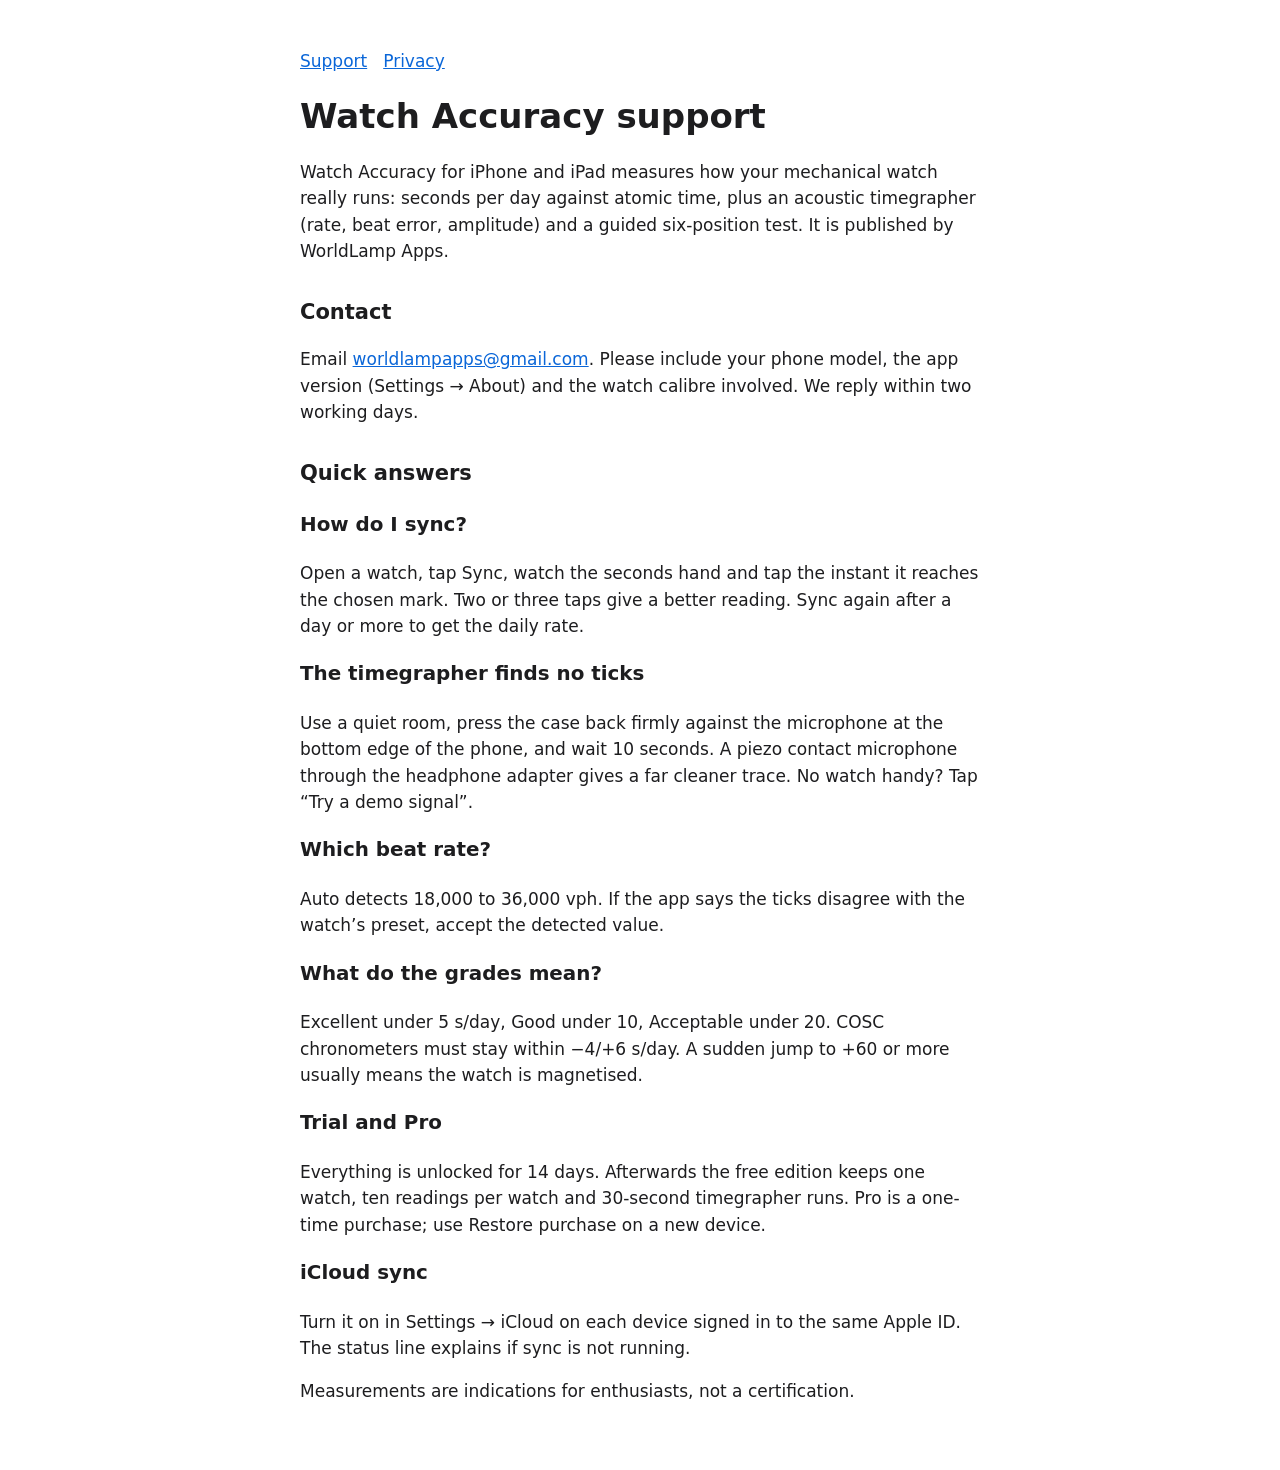
<file: index.html>
<!doctype html><html lang="en"><head><meta charset="utf-8"><meta name="viewport" content="width=device-width,initial-scale=1"><title>Watch Accuracy Support</title><link rel="stylesheet" href="style.css"></head><body>
<nav><a href="index.html">Support</a><a href="privacy.html">Privacy</a></nav>
<h1>Watch Accuracy support</h1>
<p>Watch Accuracy for iPhone and iPad measures how your mechanical watch really runs: seconds per day against atomic time, plus an acoustic timegrapher (rate, beat error, amplitude) and a guided six-position test. It is published by WorldLamp Apps.</p>
<h2>Contact</h2>
<p>Email <a href="mailto:worldlampapps@gmail.com">worldlampapps@gmail.com</a>. Please include your phone model, the app version (Settings → About) and the watch calibre involved. We reply within two working days.</p>
<h2>Quick answers</h2>
<h3>How do I sync?</h3>
<p>Open a watch, tap Sync, watch the seconds hand and tap the instant it reaches the chosen mark. Two or three taps give a better reading. Sync again after a day or more to get the daily rate.</p>
<h3>The timegrapher finds no ticks</h3>
<p>Use a quiet room, press the case back firmly against the microphone at the bottom edge of the phone, and wait 10 seconds. A piezo contact microphone through the headphone adapter gives a far cleaner trace. No watch handy? Tap “Try a demo signal”.</p>
<h3>Which beat rate?</h3>
<p>Auto detects 18,000 to 36,000 vph. If the app says the ticks disagree with the watch’s preset, accept the detected value.</p>
<h3>What do the grades mean?</h3>
<p>Excellent under 5 s/day, Good under 10, Acceptable under 20. COSC chronometers must stay within −4/+6 s/day. A sudden jump to +60 or more usually means the watch is magnetised.</p>
<h3>Trial and Pro</h3>
<p>Everything is unlocked for 14 days. Afterwards the free edition keeps one watch, ten readings per watch and 30-second timegrapher runs. Pro is a one-time purchase; use Restore purchase on a new device.</p>
<h3>iCloud sync</h3>
<p>Turn it on in Settings → iCloud on each device signed in to the same Apple ID. The status line explains if sync is not running.</p>
<p>Measurements are indications for enthusiasts, not a certification.</p>
</body></html>
</file>
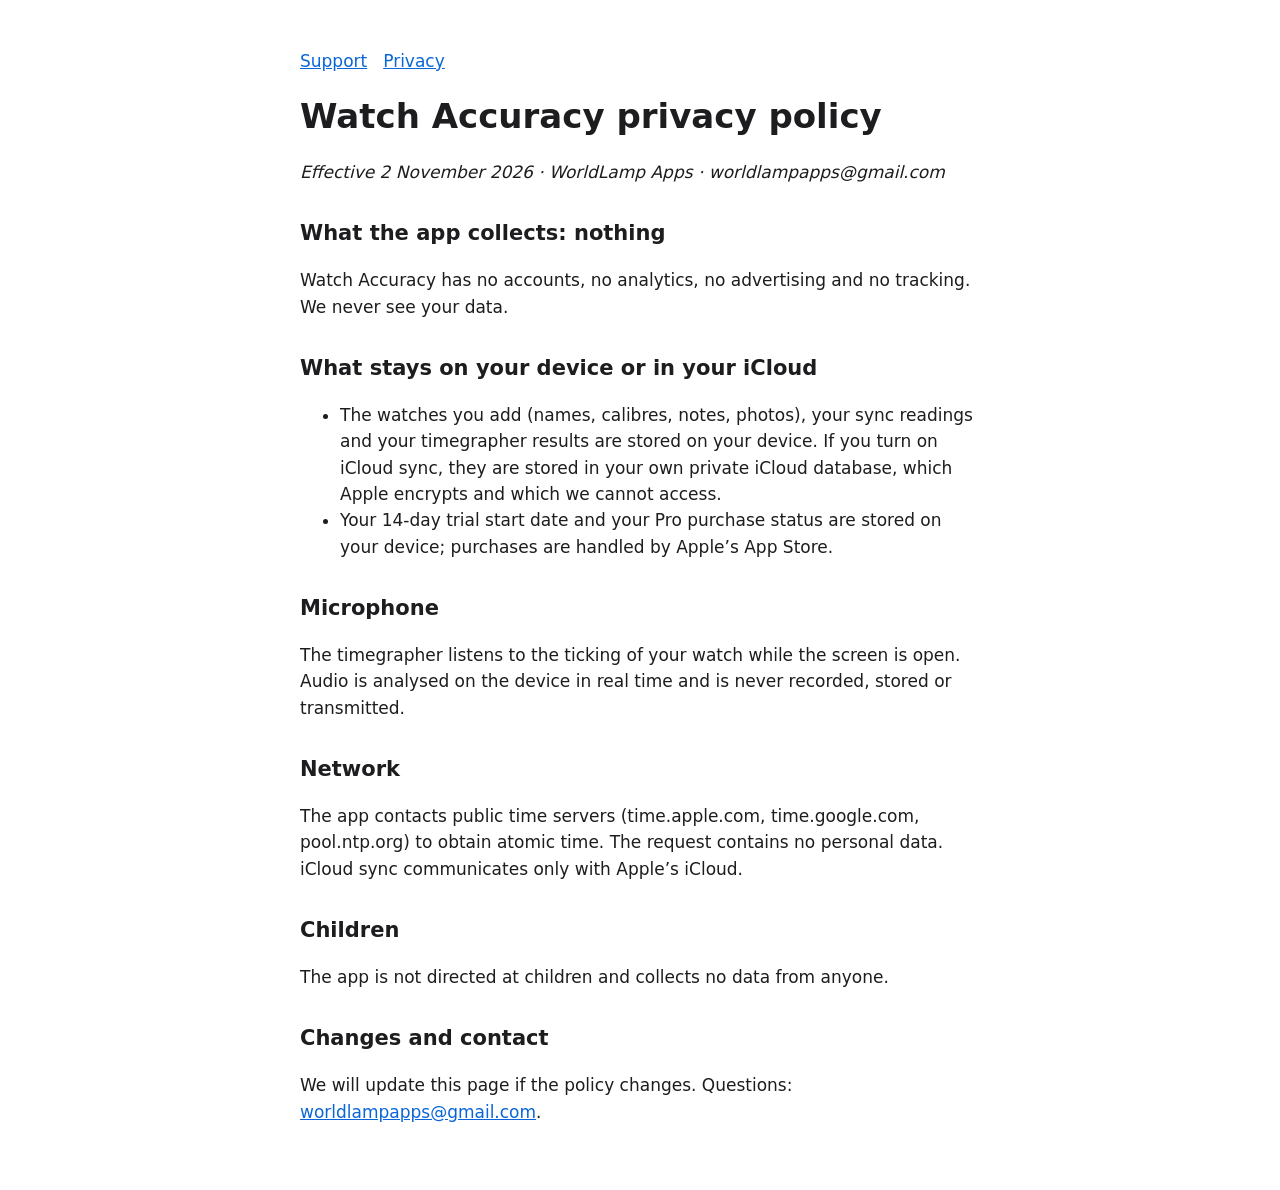
<file: privacy.html>
<!doctype html><html lang="en"><head><meta charset="utf-8"><meta name="viewport" content="width=device-width,initial-scale=1"><title>Watch Accuracy Privacy Policy</title><link rel="stylesheet" href="style.css"></head><body>
<nav><a href="index.html">Support</a><a href="privacy.html">Privacy</a></nav>
<h1>Watch Accuracy privacy policy</h1>
<p><em>Effective 2 November 2026 · WorldLamp Apps · worldlampapps@gmail.com</em></p>
<h2>What the app collects: nothing</h2>
<p>Watch Accuracy has no accounts, no analytics, no advertising and no tracking. We never see your data.</p>
<h2>What stays on your device or in your iCloud</h2>
<ul>
<li>The watches you add (names, calibres, notes, photos), your sync readings and your timegrapher results are stored on your device. If you turn on iCloud sync, they are stored in your own private iCloud database, which Apple encrypts and which we cannot access.</li>
<li>Your 14-day trial start date and your Pro purchase status are stored on your device; purchases are handled by Apple’s App Store.</li>
</ul>
<h2>Microphone</h2>
<p>The timegrapher listens to the ticking of your watch while the screen is open. Audio is analysed on the device in real time and is never recorded, stored or transmitted.</p>
<h2>Network</h2>
<p>The app contacts public time servers (time.apple.com, time.google.com, pool.ntp.org) to obtain atomic time. The request contains no personal data. iCloud sync communicates only with Apple’s iCloud.</p>
<h2>Children</h2>
<p>The app is not directed at children and collects no data from anyone.</p>
<h2>Changes and contact</h2>
<p>We will update this page if the policy changes. Questions: <a href="mailto:worldlampapps@gmail.com">worldlampapps@gmail.com</a>.</p>
</body></html>
</file>
<file: style.css>
:root{color-scheme:light dark}body{font:17px/1.55 -apple-system,system-ui,sans-serif;max-width:680px;margin:0 auto;padding:48px 20px;color:#1d1d1f;background:#fff}h1{font-size:34px;line-height:1.15}h2{margin-top:32px;font-size:21px}a{color:#0a66d8}nav a{margin-right:16px}@media(prefers-color-scheme:dark){body{background:#111;color:#f2f2f2}a{color:#6fb0ff}}
</file>
